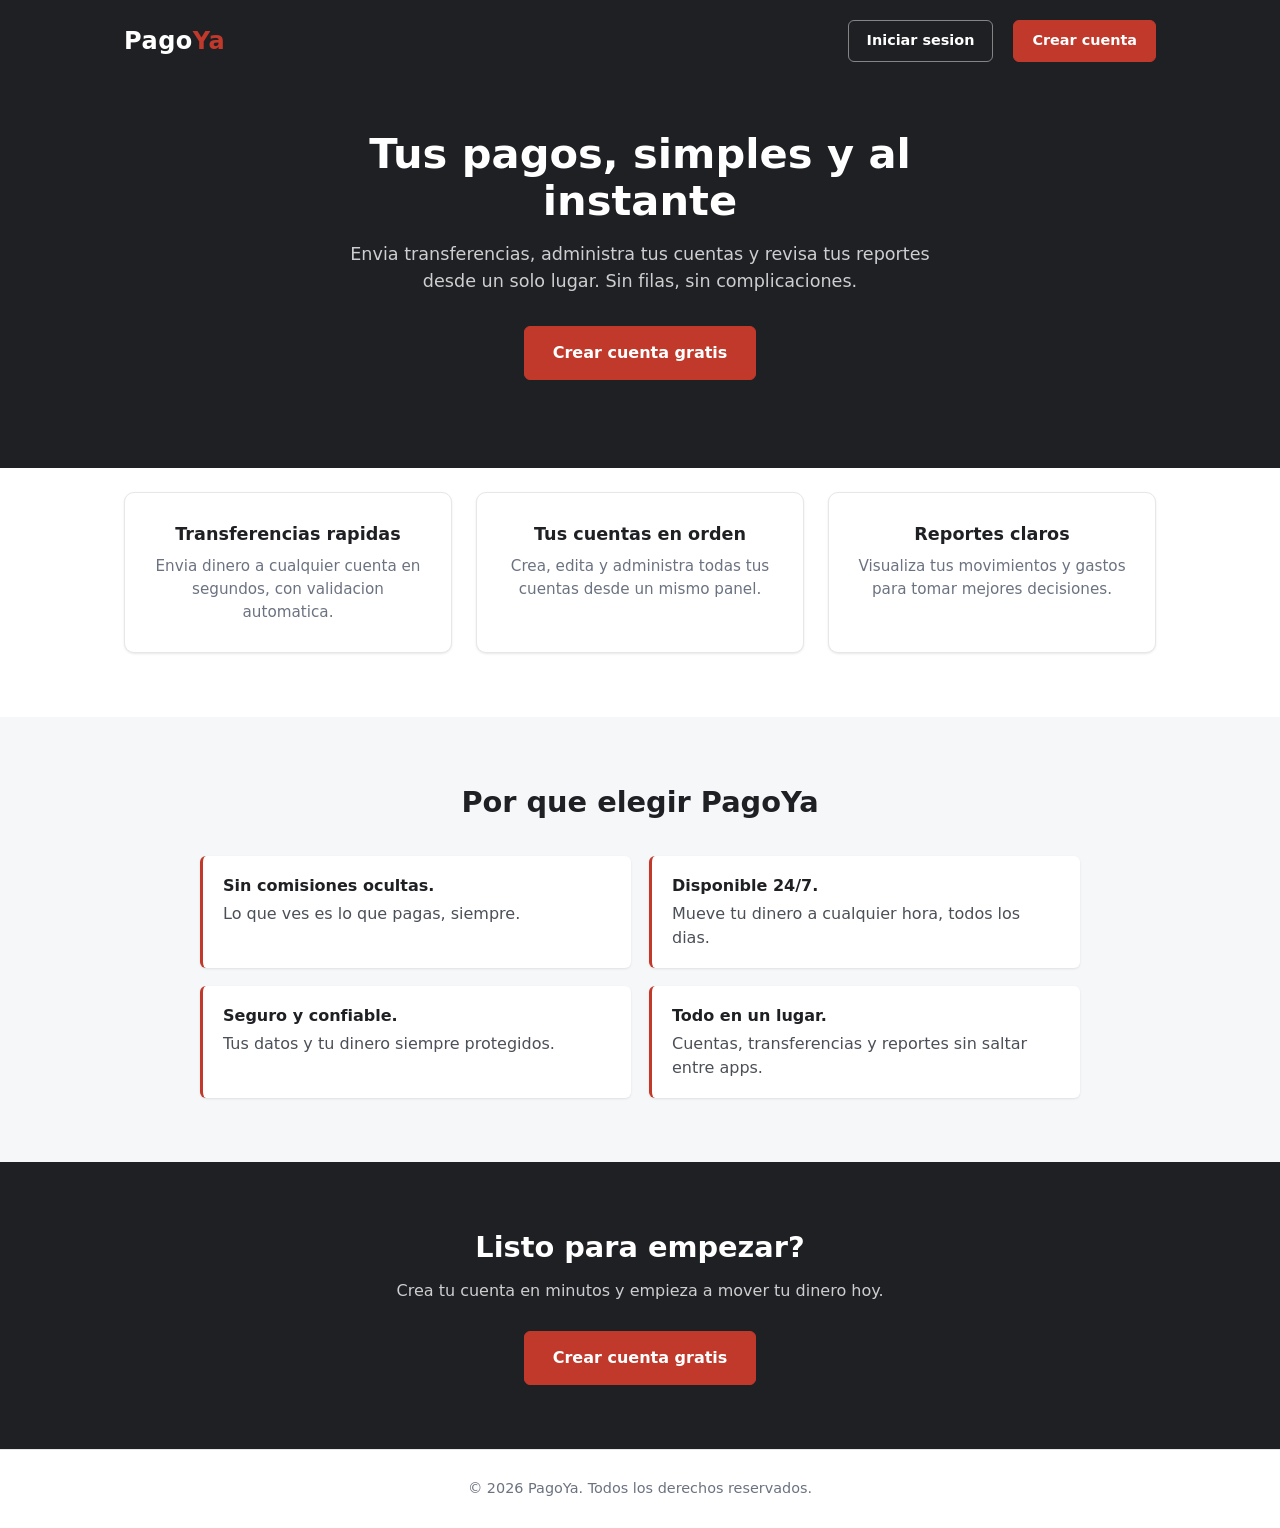
<file: index.html>
<!DOCTYPE html>
<html lang="es">
<head>
  <meta charset="UTF-8">
  <meta name="viewport" content="width=device-width, initial-scale=1">
  <title>PagoYa - Tu plataforma de pagos</title>
  <link rel="stylesheet" href="css/style.css">
</head>
<body class="landing-body">

  <!-- Bloque superior oscuro: barra + hero juntos -->
  <header class="landing-top">
    <nav class="landing-nav">
      <div class="landing-brand">Pago<span>Ya</span></div>
      <div class="landing-menu">
        <a href="pages/auth/login.html" class="btn btn-outline">Iniciar sesion</a>
        <a href="pages/auth/register.html" class="btn">Crear cuenta</a>
      </div>
    </nav>

    <div class="hero">
      <h1 class="hero-title">Tus pagos, simples y al instante</h1>
      <p class="hero-subtitle">
        Envia transferencias, administra tus cuentas y revisa tus reportes
        desde un solo lugar. Sin filas, sin complicaciones.
      </p>
      <div class="hero-cta">
        <a href="pages/auth/register.html" class="btn btn-grande">Crear cuenta gratis</a>
      </div>
    </div>
  </header>

  <!-- Caracteristicas -->
  <section class="features">
    <article class="feature">
      <h3>Transferencias rapidas</h3>
      <p>Envia dinero a cualquier cuenta en segundos, con validacion automatica.</p>
    </article>
    <article class="feature">
      <h3>Tus cuentas en orden</h3>
      <p>Crea, edita y administra todas tus cuentas desde un mismo panel.</p>
    </article>
    <article class="feature">
      <h3>Reportes claros</h3>
      <p>Visualiza tus movimientos y gastos para tomar mejores decisiones.</p>
    </article>
  </section>

  <!-- Beneficios -->
  <section class="benefits">
    <h2 class="benefits-title">Por que elegir PagoYa</h2>
    <ul class="benefits-list">
      <li><strong>Sin comisiones ocultas.</strong> Lo que ves es lo que pagas, siempre.</li>
      <li><strong>Disponible 24/7.</strong> Mueve tu dinero a cualquier hora, todos los dias.</li>
      <li><strong>Seguro y confiable.</strong> Tus datos y tu dinero siempre protegidos.</li>
      <li><strong>Todo en un lugar.</strong> Cuentas, transferencias y reportes sin saltar entre apps.</li>
    </ul>
  </section>

  <!-- Llamado final a la accion -->
  <section class="cta-final">
    <h2>Listo para empezar?</h2>
    <p>Crea tu cuenta en minutos y empieza a mover tu dinero hoy.</p>
    <a href="pages/auth/register.html" class="btn btn-grande">Crear cuenta gratis</a>
  </section>

  <footer class="landing-footer">
    © 2026 PagoYa. Todos los derechos reservados.
  </footer>

</body>
</html>
</file>
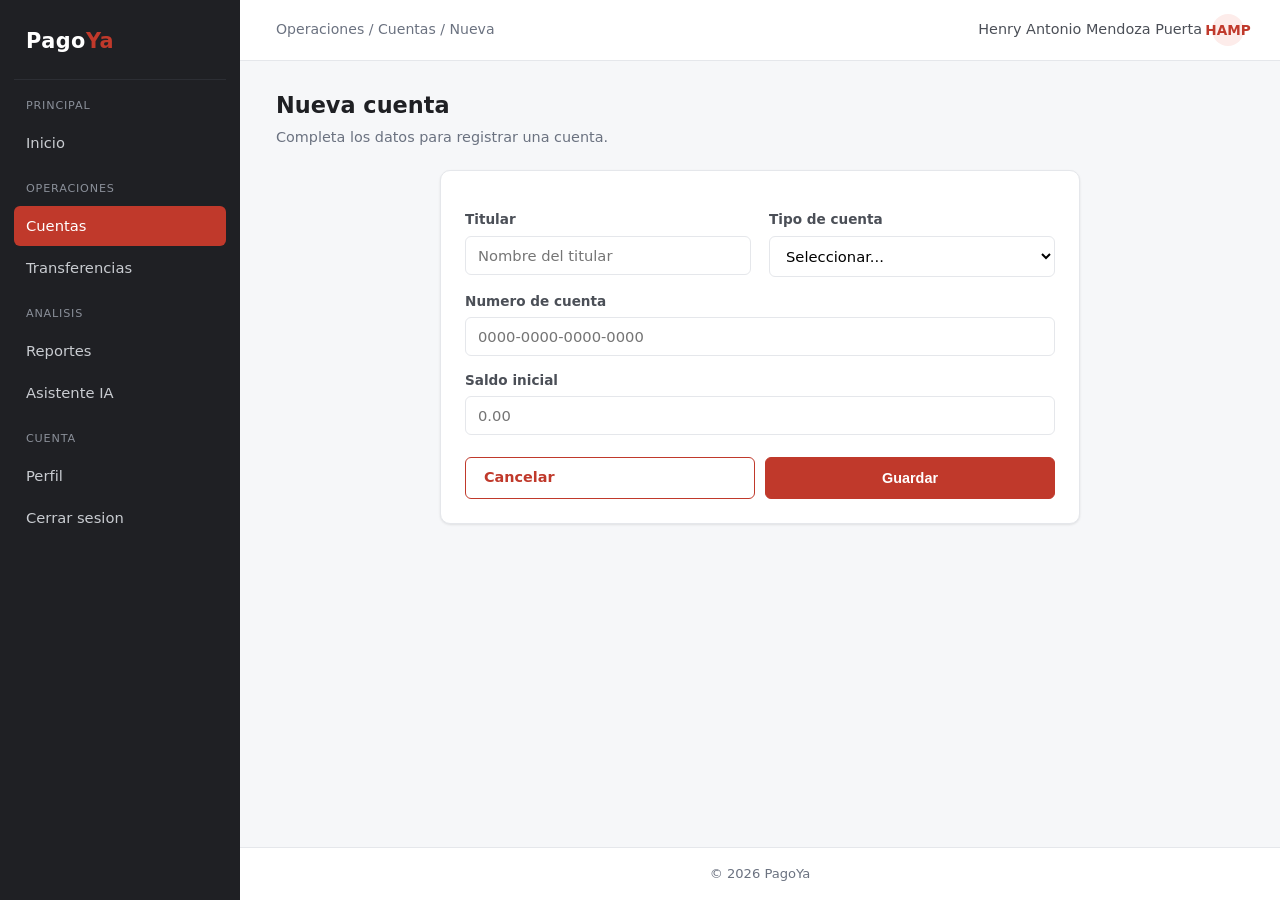
<file: pages/account/form.html>
<!DOCTYPE html>
<html lang="es">
<head>
  <meta charset="UTF-8">
  <meta name="viewport" content="width=device-width, initial-scale=1">
  <title>PagoYa - Nueva cuenta</title>
  <link rel="stylesheet" href="../../css/style.css">
  <script type="module" src="../../js/account/account.js"></script>
</head>
<body class="app-body">

  <!-- responsive design: menu hamburguesa (visible solo en movil) -->
  <input type="checkbox" id="nav-toggle" class="nav-toggle" hidden>
  <label for="nav-toggle" class="nav-toggle-btn">☰</label>

  <aside class="sidebar">
    <div class="brand">Pago<span>Ya</span></div>
    <nav>
      <div class="nav-section">
        <span class="nav-section-title">Principal</span>
        <a href="../dashboard/dashboard.html" class="nav-link">Inicio</a>
      </div>
      <div class="nav-section">
        <span class="nav-section-title">Operaciones</span>
        <a href="list.html" class="nav-link active">Cuentas</a>
        <a href="../transfer/list.html" class="nav-link">Transferencias</a>
      </div>
      <div class="nav-section">
        <span class="nav-section-title">Analisis</span>
        <a href="../reports/reports.html" class="nav-link">Reportes</a>
        <a href="../assistant/assistant.html" class="nav-link">Asistente IA</a>
      </div>
      <div class="nav-section">
        <span class="nav-section-title">Cuenta</span>
        <a href="../profile/profile.html" class="nav-link">Perfil</a>
        <a href="../../index.html" class="nav-link">Cerrar sesion</a>
      </div>
    </nav>
  </aside>

  <div class="layout">

    <header class="topbar">
      <span class="crumb">Operaciones / Cuentas / Nueva</span>
      <div class="user">
        <span>Henry Antonio Mendoza Puerta</span>
        <span class="avatar">HAMP</span>
      </div>
    </header>

    <main>

      <div class="page-head">
        <h1 class="page-title">Nueva cuenta</h1>
        <p class="page-subtitle">Completa los datos para registrar una cuenta.</p>
      </div>

      <section class="panel panel-narrow">
        <form>
          <p class="form-mensaje" hidden></p>
          <div class="form-grid">
            <div>
              <label for="titular">Titular</label>
              <input type="text" id="titular" placeholder="Nombre del titular" required>
            </div>
            <div>
              <label for="tipo">Tipo de cuenta</label>
              <select id="tipo" required>
                <option value="">Seleccionar...</option>
                <option>Ahorro</option>
                <option>Corriente</option>
              </select>
            </div>
            <div class="full">
              <label for="numero">Numero de cuenta</label>
              <input type="text" id="numero" placeholder="0000-0000-0000-0000" required>
            </div>
            <div class="full">
              <label for="saldo">Saldo inicial</label>
              <input type="number" id="saldo" placeholder="0.00" min="0" step="0.01" required>
            </div>
          </div>

          <div class="form-actions">
            <a href="list.html" class="btn btn-secundario">Cancelar</a>
            <button type="submit" class="btn">Guardar</button>
          </div>
        </form>
      </section>

    </main>

    <footer>© 2026 PagoYa</footer>

  </div>

</body>
</html>
</file>
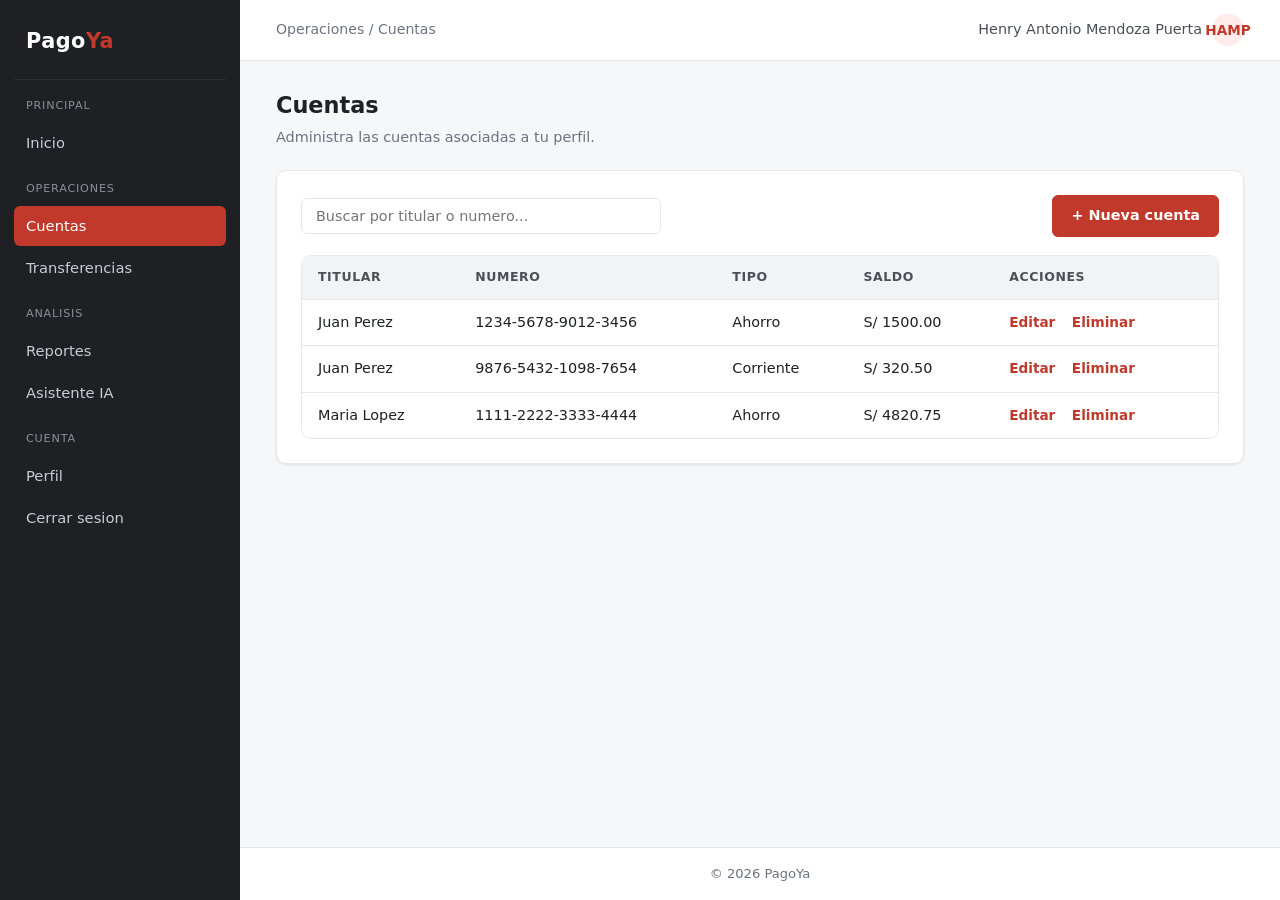
<file: pages/account/list.html>
<!DOCTYPE html>
<html lang="es">
<head>
  <meta charset="UTF-8">
  <meta name="viewport" content="width=device-width, initial-scale=1">
  <title>PagoYa - Cuentas</title>
  <link rel="stylesheet" href="../../css/style.css">
  <script type="module" src="../../js/account/account.js"></script>
</head>
<body class="app-body">

  <!-- responsive design: menu hamburguesa (visible solo en movil) -->
  <input type="checkbox" id="nav-toggle" class="nav-toggle" hidden>
  <label for="nav-toggle" class="nav-toggle-btn">☰</label>

  <aside class="sidebar">
    <div class="brand">Pago<span>Ya</span></div>
    <nav>
      <div class="nav-section">
        <span class="nav-section-title">Principal</span>
        <a href="../dashboard/dashboard.html" class="nav-link">Inicio</a>
      </div>
      <div class="nav-section">
        <span class="nav-section-title">Operaciones</span>
        <a href="list.html" class="nav-link active">Cuentas</a>
        <a href="../transfer/list.html" class="nav-link">Transferencias</a>
      </div>
      <div class="nav-section">
        <span class="nav-section-title">Analisis</span>
        <a href="../reports/reports.html" class="nav-link">Reportes</a>
        <a href="../assistant/assistant.html" class="nav-link">Asistente IA</a>
      </div>
      <div class="nav-section">
        <span class="nav-section-title">Cuenta</span>
        <a href="../profile/profile.html" class="nav-link">Perfil</a>
        <a href="../../index.html" class="nav-link">Cerrar sesion</a>
      </div>
    </nav>
  </aside>

  <div class="layout">

    <header class="topbar">
      <span class="crumb">Operaciones / Cuentas</span>
      <div class="user">
        <span>Henry Antonio Mendoza Puerta</span>
        <span class="avatar">HAMP</span>
      </div>
    </header>

    <main>

      <div class="page-head">
        <h1 class="page-title">Cuentas</h1>
        <p class="page-subtitle">Administra las cuentas asociadas a tu perfil.</p>
      </div>

      <section class="panel">
        <div class="toolbar">
          <input type="search" class="filtro" placeholder="Buscar por titular o numero...">
          <a href="form.html" class="btn">+ Nueva cuenta</a>
        </div>

        <div class="tabla-wrap">
          <table>
            <thead>
              <tr>
                <th>Titular</th>
                <th>Numero</th>
                <th>Tipo</th>
                <th>Saldo</th>
                <th>Acciones</th>
              </tr>
            </thead>
            <tbody><!-- Lo llena account.js --></tbody>
          </table>
        </div>
      </section>

    </main>

    <footer>© 2026 PagoYa</footer>

  </div>

</body>
</html>
</file>
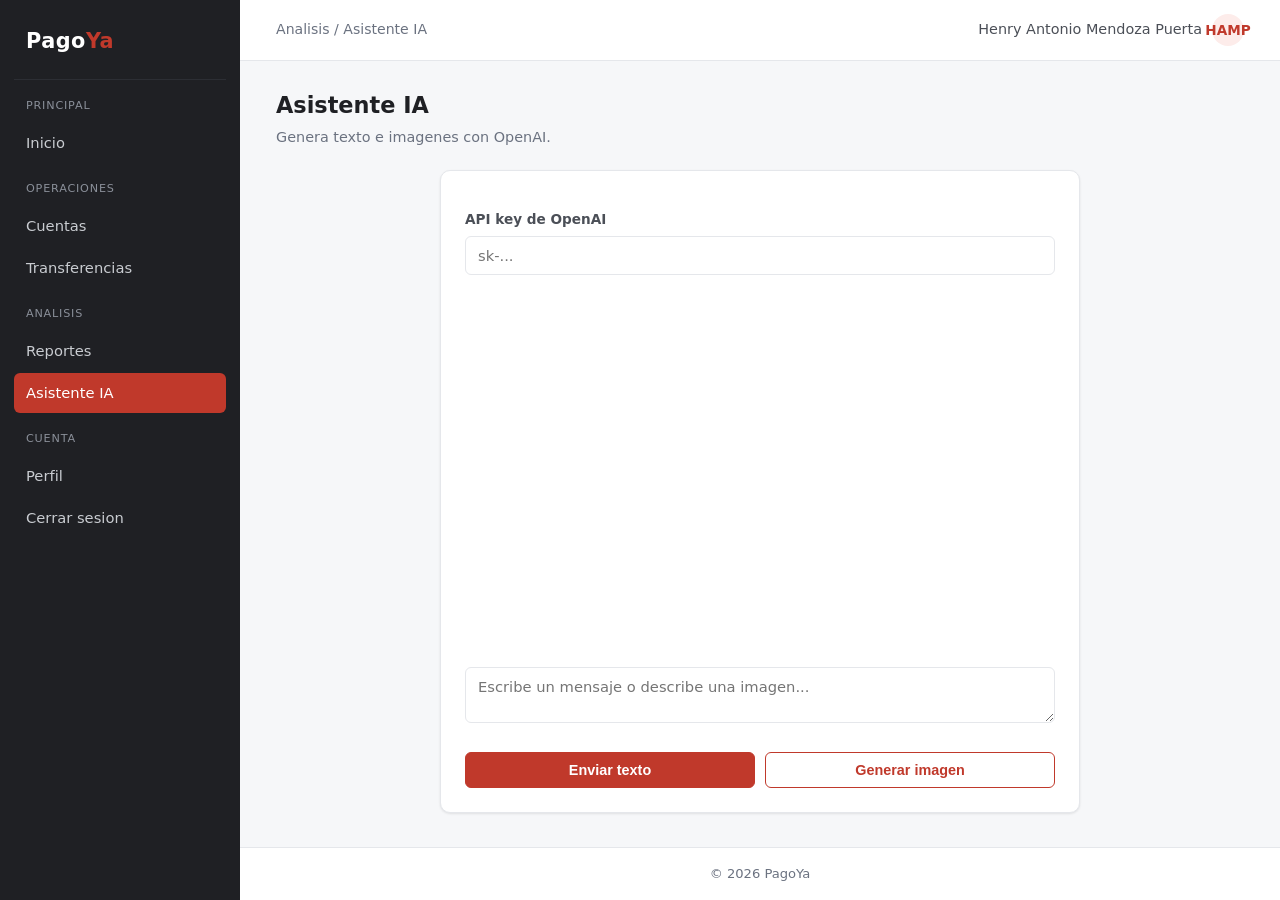
<file: pages/assistant/assistant.html>
<!DOCTYPE html>
<html lang="es">
<head>
  <meta charset="UTF-8">
  <meta name="viewport" content="width=device-width, initial-scale=1">
  <title>PagoYa - Asistente IA</title>
  <link rel="stylesheet" href="../../css/style.css">
</head>
<body class="app-body">

  <!-- responsive design: menu hamburguesa (visible solo en movil) -->
  <input type="checkbox" id="nav-toggle" class="nav-toggle" hidden>
  <label for="nav-toggle" class="nav-toggle-btn">☰</label>

  <aside class="sidebar">
    <div class="brand">Pago<span>Ya</span></div>
    <nav>
      <div class="nav-section">
        <span class="nav-section-title">Principal</span>
        <a href="../dashboard/dashboard.html" class="nav-link">Inicio</a>
      </div>
      <div class="nav-section">
        <span class="nav-section-title">Operaciones</span>
        <a href="../account/list.html" class="nav-link">Cuentas</a>
        <a href="../transfer/list.html" class="nav-link">Transferencias</a>
      </div>
      <div class="nav-section">
        <span class="nav-section-title">Analisis</span>
        <a href="../reports/reports.html" class="nav-link">Reportes</a>
        <a href="assistant.html" class="nav-link active">Asistente IA</a>
      </div>
      <div class="nav-section">
        <span class="nav-section-title">Cuenta</span>
        <a href="../profile/profile.html" class="nav-link">Perfil</a>
        <a href="../../index.html" class="nav-link">Cerrar sesion</a>
      </div>
    </nav>
  </aside>

  <div class="layout">

    <header class="topbar">
      <span class="crumb">Analisis / Asistente IA</span>
      <div class="user">
        <span>Henry Antonio Mendoza Puerta</span>
        <span class="avatar">HAMP</span>
      </div>
    </header>

    <main>

      <div class="page-head">
        <h1 class="page-title">Asistente IA</h1>
        <p class="page-subtitle">Genera texto e imagenes con OpenAI.</p>
      </div>

      <section class="panel panel-narrow">
        <!-- Sin backend, cada persona usa SU propia API key (se guarda solo
             en este navegador). En un sitio real iria en un servidor. -->
        <label for="apiKey">API key de OpenAI</label>
        <input type="password" id="apiKey" placeholder="sk-..." autocomplete="off">

        <!-- Aqui se van acumulando los mensajes y las imagenes. -->
        <div id="chat" class="chat"></div>

        <form id="formChat">
          <div class="form-mensaje" hidden></div>
          <textarea id="pregunta" rows="2" placeholder="Escribe un mensaje o describe una imagen..."></textarea>

          <div class="form-actions">
            <button type="submit" class="btn">Enviar texto</button>
            <button type="button" id="btnImagen" class="btn btn-secundario">Generar imagen</button>
          </div>
        </form>
      </section>

    </main>

    <footer>© 2026 PagoYa</footer>

  </div>

  <script type="module" src="../../js/assistant/assistant.js"></script>

</body>
</html>
</file>
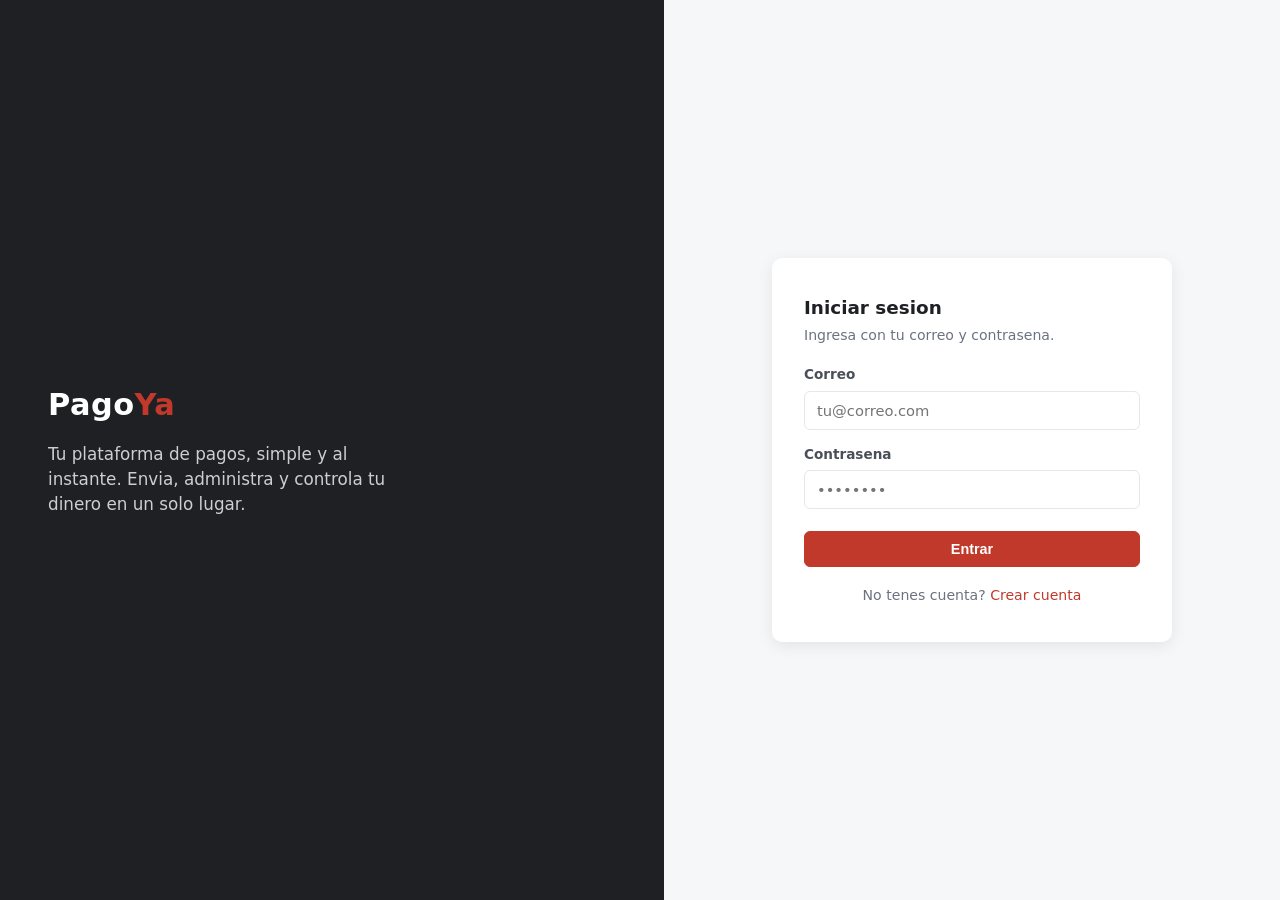
<file: pages/auth/login.html>
<!DOCTYPE html>
<html lang="es">
<head>
  <meta charset="UTF-8">
  <meta name="viewport" content="width=device-width, initial-scale=1">
  <title>PagoYa - Iniciar sesion</title>
  <link rel="stylesheet" href="../../css/style.css">
  <script type="module" src="../../js/auth/login.js"></script>
</head>
<body class="auth-body">

  <aside class="auth-side">
    <a href="../../index.html" class="auth-side-logo">Pago<span>Ya</span></a>
    <p class="auth-side-text">
      Tu plataforma de pagos, simple y al instante.
      Envia, administra y controla tu dinero en un solo lugar.
    </p>
  </aside>

  <main class="auth-main">
    <div class="auth-card">
      <form action="../dashboard/dashboard.html" method="get">
        <h2>Iniciar sesion</h2>
        <p class="subtitulo">Ingresa con tu correo y contrasena.</p>

        <p class="form-mensaje" hidden></p>

        <label for="email">Correo</label>
        <input type="email" id="email" placeholder="tu@correo.com" required>

        <label for="password">Contrasena</label>
        <input type="password" id="password" placeholder="••••••••" required>

        <div class="form-actions">
          <button type="submit" class="btn btn-block">Entrar</button>
        </div>

        <p class="form-foot">
          No tenes cuenta? <a href="register.html">Crear cuenta</a>
        </p>
      </form>
    </div>
  </main>

</body>
</html>
</file>
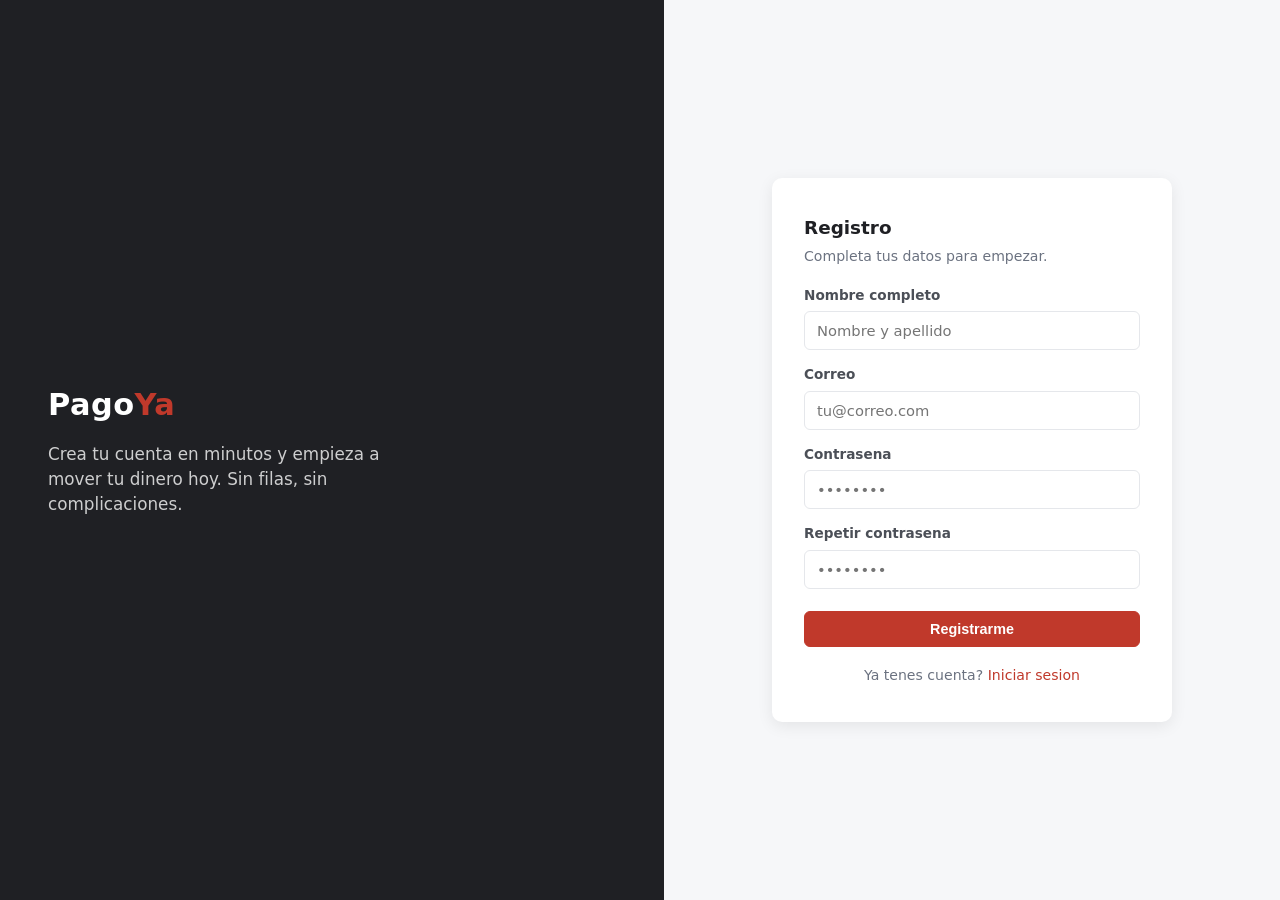
<file: pages/auth/register.html>
<!DOCTYPE html>
<html lang="es">
<head>
  <meta charset="UTF-8">
  <meta name="viewport" content="width=device-width, initial-scale=1">
  <title>PagoYa - Crear cuenta</title>
  <link rel="stylesheet" href="../../css/style.css">
  <script type="module" src="../../js/auth/register.js"></script>
</head>
<body class="auth-body">

  <aside class="auth-side">
    <a href="../../index.html" class="auth-side-logo">Pago<span>Ya</span></a>
    <p class="auth-side-text">
      Crea tu cuenta en minutos y empieza a mover tu dinero hoy.
      Sin filas, sin complicaciones.
    </p>
  </aside>

  <main class="auth-main">
    <div class="auth-card">
      <form action="../dashboard/dashboard.html" method="get">
        <h2>Registro</h2>
        <p class="subtitulo">Completa tus datos para empezar.</p>

        <p class="form-mensaje" hidden></p>

        <label for="nombre">Nombre completo</label>
        <input type="text" id="nombre" placeholder="Nombre y apellido" required>

        <label for="email">Correo</label>
        <input type="email" id="email" placeholder="tu@correo.com" required>

        <label for="password">Contrasena</label>
        <input type="password" id="password" placeholder="••••••••" required>

        <label for="password2">Repetir contrasena</label>
        <input type="password" id="password2" placeholder="••••••••" required>

        <div class="form-actions">
          <button type="submit" class="btn btn-block">Registrarme</button>
        </div>

        <p class="form-foot">
          Ya tenes cuenta? <a href="login.html">Iniciar sesion</a>
        </p>
      </form>
    </div>
  </main>

</body>
</html>
</file>
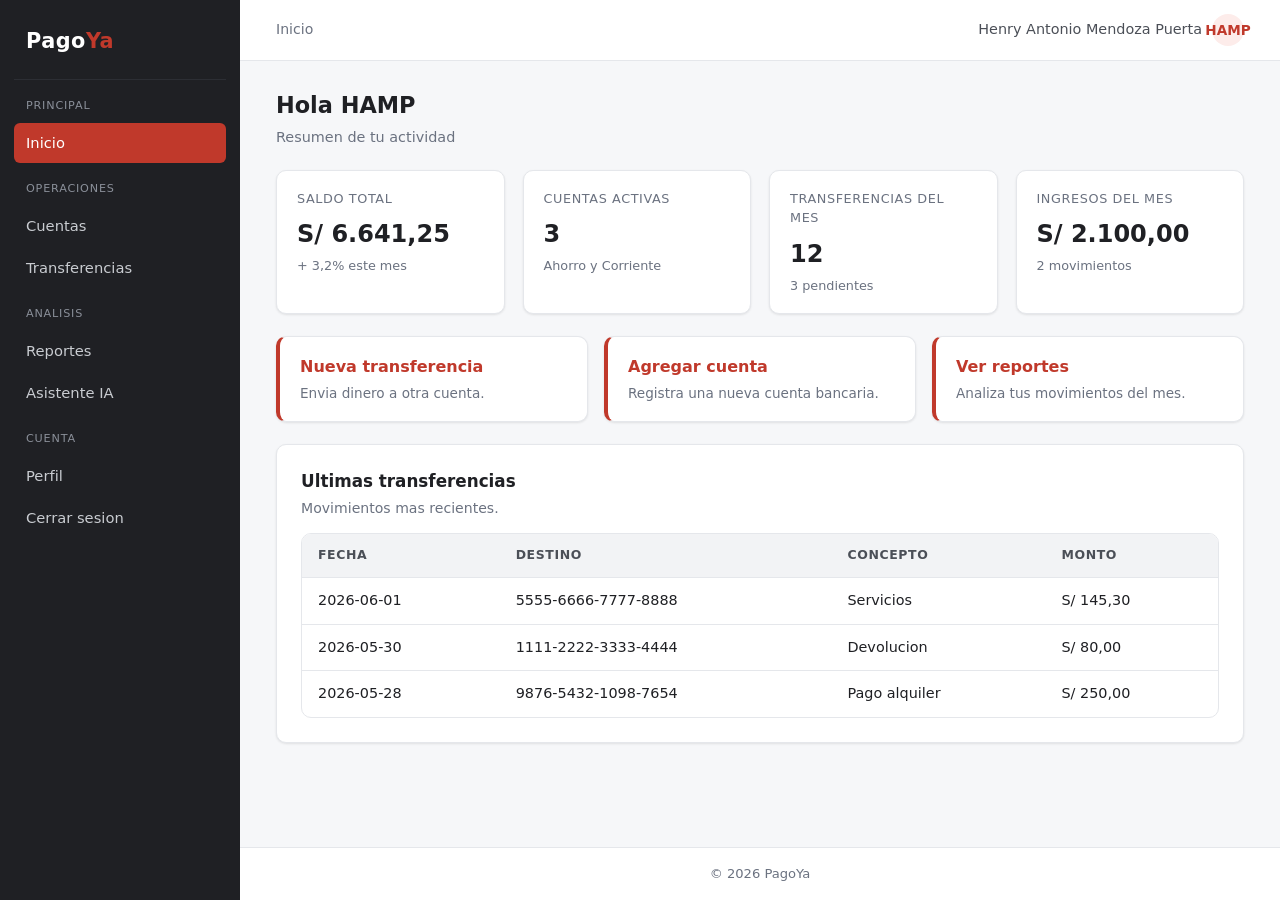
<file: pages/dashboard/dashboard.html>
<!DOCTYPE html>
<html lang="es">
<head>
  <meta charset="UTF-8">
  <meta name="viewport" content="width=device-width, initial-scale=1">
  <title>PagoYa - Inicio</title>
  <link rel="stylesheet" href="../../css/style.css">
</head>
<body class="app-body">

  <!-- responsive design: menu hamburguesa (visible solo en movil) -->
  <input type="checkbox" id="nav-toggle" class="nav-toggle" hidden>
  <label for="nav-toggle" class="nav-toggle-btn">☰</label>

  <aside class="sidebar">
    <div class="brand">Pago<span>Ya</span></div>
    <nav>
      <div class="nav-section">
        <span class="nav-section-title">Principal</span>
        <a href="dashboard.html" class="nav-link active">Inicio</a>
      </div>
      <div class="nav-section">
        <span class="nav-section-title">Operaciones</span>
        <a href="../account/list.html" class="nav-link">Cuentas</a>
        <a href="../transfer/list.html" class="nav-link">Transferencias</a>
      </div>
      <div class="nav-section">
        <span class="nav-section-title">Analisis</span>
        <a href="../reports/reports.html" class="nav-link">Reportes</a>
        <a href="../assistant/assistant.html" class="nav-link">Asistente IA</a>
      </div>
      <div class="nav-section">
        <span class="nav-section-title">Cuenta</span>
        <a href="../profile/profile.html" class="nav-link">Perfil</a>
        <a href="../../index.html" class="nav-link">Cerrar sesion</a>
      </div>
    </nav>
  </aside>

  <div class="layout">

    <header class="topbar">
      <span class="crumb">Inicio</span>
      <div class="user">
        <span>Henry Antonio Mendoza Puerta</span>
        <span class="avatar">HAMP</span>
      </div>
    </header>

    <main>

      <div class="page-head">
        <h1 class="page-title">Hola HAMP</h1>
        <p class="page-subtitle">Resumen de tu actividad</p>
      </div>

      <div class="stats">
        <div class="stat">
          <div class="label">Saldo total</div>
          <div class="value">S/ 6.641,25</div>
          <div class="delta">+ 3,2% este mes</div>
        </div>
        <div class="stat">
          <div class="label">Cuentas activas</div>
          <div class="value">3</div>
          <div class="delta">Ahorro y Corriente</div>
        </div>
        <div class="stat">
          <div class="label">Transferencias del mes</div>
          <div class="value">12</div>
          <div class="delta">3 pendientes</div>
        </div>
        <div class="stat">
          <div class="label">Ingresos del mes</div>
          <div class="value">S/ 2.100,00</div>
          <div class="delta">2 movimientos</div>
        </div>
      </div>

      <div class="quick-actions">
        <a href="../transfer/form.html" class="quick">
          <h3>Nueva transferencia</h3>
          <p>Envia dinero a otra cuenta.</p>
        </a>
        <a href="../account/form.html" class="quick">
          <h3>Agregar cuenta</h3>
          <p>Registra una nueva cuenta bancaria.</p>
        </a>
        <a href="../reports/reports.html" class="quick">
          <h3>Ver reportes</h3>
          <p>Analiza tus movimientos del mes.</p>
        </a>
      </div>

      <section class="panel">
        <h2 class="panel-title">Ultimas transferencias</h2>
        <p class="panel-subtitle">Movimientos mas recientes.</p>
        <div class="tabla-wrap">
          <table>
            <thead>
              <tr>
                <th>Fecha</th>
                <th>Destino</th>
                <th>Concepto</th>
                <th>Monto</th>
              </tr>
            </thead>
            <tbody>
              <tr>
                <td>2026-06-01</td>
                <td>5555-6666-7777-8888</td>
                <td>Servicios</td>
                <td>S/ 145,30</td>
              </tr>
              <tr>
                <td>2026-05-30</td>
                <td>1111-2222-3333-4444</td>
                <td>Devolucion</td>
                <td>S/ 80,00</td>
              </tr>
              <tr>
                <td>2026-05-28</td>
                <td>9876-5432-1098-7654</td>
                <td>Pago alquiler</td>
                <td>S/ 250,00</td>
              </tr>
            </tbody>
          </table>
        </div>
      </section>

    </main>

    <footer>© 2026 PagoYa</footer>

  </div>

</body>
</html>
</file>
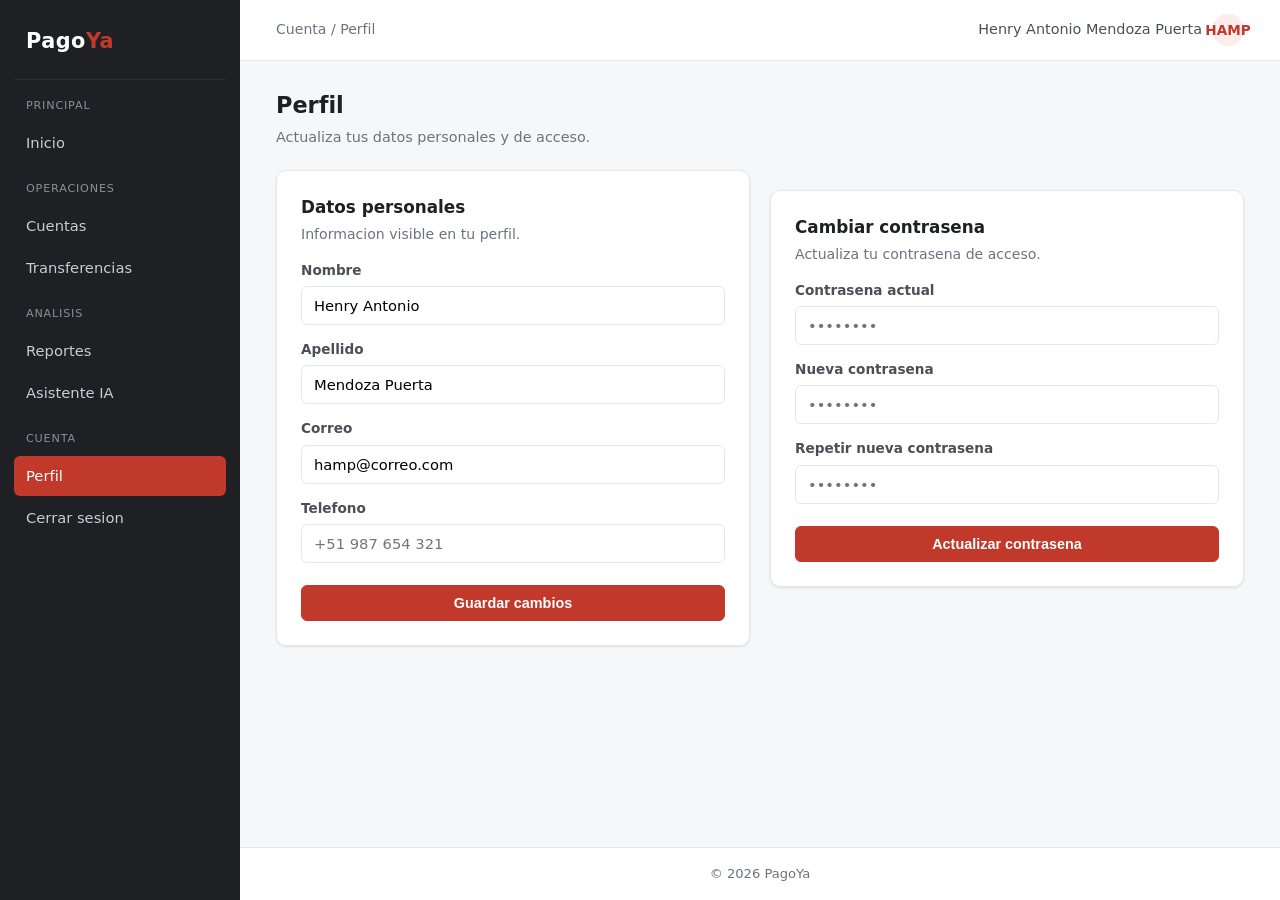
<file: pages/profile/profile.html>
<!DOCTYPE html>
<html lang="es">
<head>
  <meta charset="UTF-8">
  <meta name="viewport" content="width=device-width, initial-scale=1">
  <title>PagoYa - Perfil</title>
  <link rel="stylesheet" href="../../css/style.css">
  <script type="module" src="../../js/profile/profile.js"></script>
</head>
<body class="app-body">

  <!-- responsive design: menu hamburguesa (visible solo en movil) -->
  <input type="checkbox" id="nav-toggle" class="nav-toggle" hidden>
  <label for="nav-toggle" class="nav-toggle-btn">☰</label>

  <aside class="sidebar">
    <div class="brand">Pago<span>Ya</span></div>
    <nav>
      <div class="nav-section">
        <span class="nav-section-title">Principal</span>
        <a href="../dashboard/dashboard.html" class="nav-link">Inicio</a>
      </div>
      <div class="nav-section">
        <span class="nav-section-title">Operaciones</span>
        <a href="../account/list.html" class="nav-link">Cuentas</a>
        <a href="../transfer/list.html" class="nav-link">Transferencias</a>
      </div>
      <div class="nav-section">
        <span class="nav-section-title">Analisis</span>
        <a href="../reports/reports.html" class="nav-link">Reportes</a>
        <a href="../assistant/assistant.html" class="nav-link">Asistente IA</a>
      </div>
      <div class="nav-section">
        <span class="nav-section-title">Cuenta</span>
        <a href="profile.html" class="nav-link active">Perfil</a>
        <a href="../../index.html" class="nav-link">Cerrar sesion</a>
      </div>
    </nav>
  </aside>

  <div class="layout">

    <header class="topbar">
      <span class="crumb">Cuenta / Perfil</span>
      <div class="user">
        <span>Henry Antonio Mendoza Puerta</span>
        <span class="avatar">HAMP</span>
      </div>
    </header>

    <main>

      <div class="page-head">
        <h1 class="page-title">Perfil</h1>
        <p class="page-subtitle">Actualiza tus datos personales y de acceso.</p>
      </div>

      <div class="grid-2">

        <section class="panel">
          <h2 class="panel-title">Datos personales</h2>
          <p class="panel-subtitle">Informacion visible en tu perfil.</p>
          <form>
            <p class="form-mensaje" hidden></p>
            <label for="nombre">Nombre</label>
            <input type="text" id="nombre" value="Henry Antonio">

            <label for="apellido">Apellido</label>
            <input type="text" id="apellido" value="Mendoza Puerta">

            <label for="email">Correo</label>
            <input type="email" id="email" value="hamp@correo.com">

            <label for="telefono">Telefono</label>
            <input type="text" id="telefono" placeholder="+51 987 654 321">

            <div class="form-actions">
              <button type="submit" class="btn">Guardar cambios</button>
            </div>
          </form>
        </section>

        <section class="panel">
          <h2 class="panel-title">Cambiar contrasena</h2>
          <p class="panel-subtitle">Actualiza tu contrasena de acceso.</p>
          <form>
            <p class="form-mensaje" hidden></p>
            <label for="actual">Contrasena actual</label>
            <input type="password" id="actual" placeholder="••••••••">

            <label for="nueva">Nueva contrasena</label>
            <input type="password" id="nueva" placeholder="••••••••">

            <label for="repetir">Repetir nueva contrasena</label>
            <input type="password" id="repetir" placeholder="••••••••">

            <div class="form-actions">
              <button type="submit" class="btn">Actualizar contrasena</button>
            </div>
          </form>
        </section>

      </div>

    </main>

    <footer>© 2026 PagoYa</footer>

  </div>

</body>
</html>
</file>
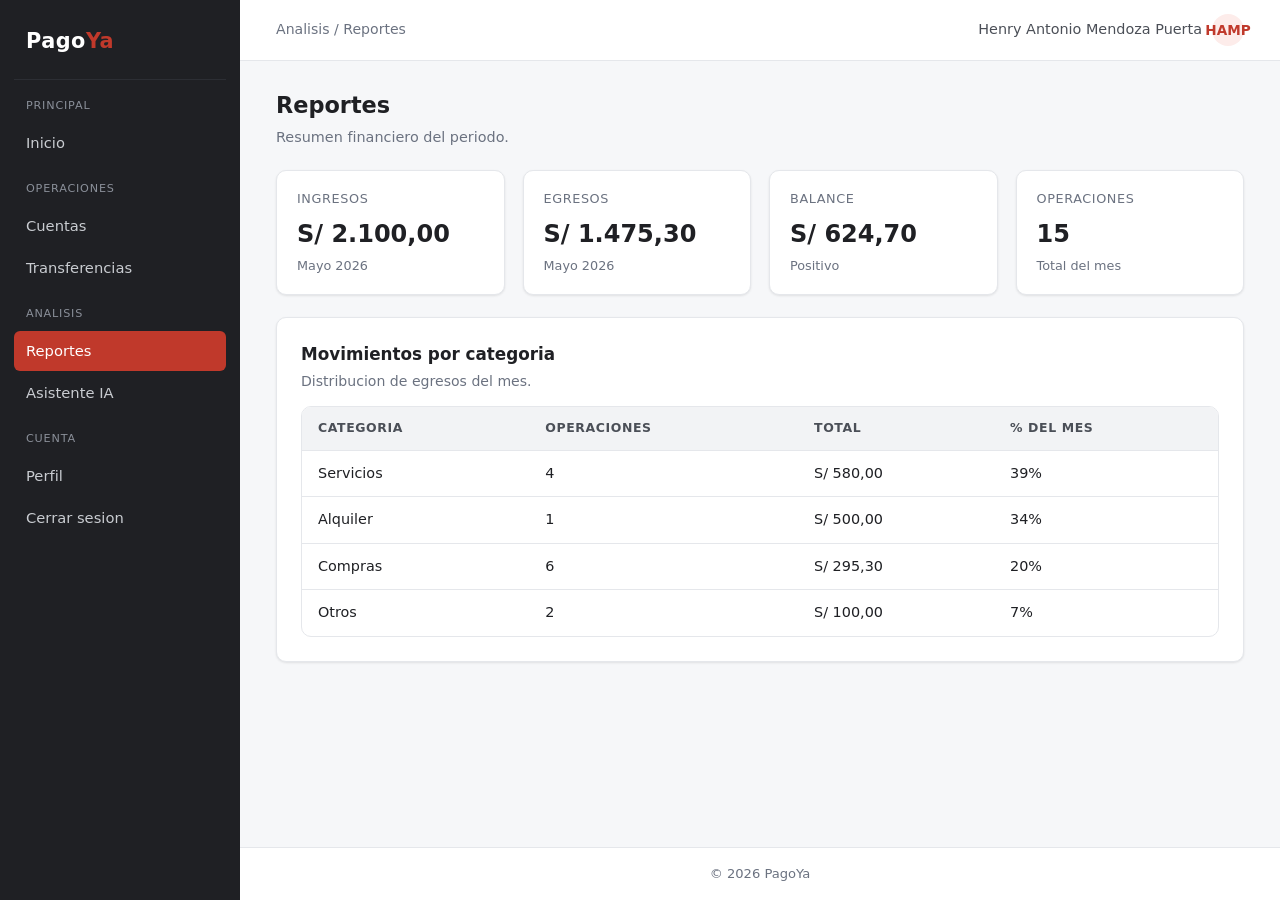
<file: pages/reports/reports.html>
<!DOCTYPE html>
<html lang="es">
<head>
  <meta charset="UTF-8">
  <meta name="viewport" content="width=device-width, initial-scale=1">
  <title>PagoYa - Reportes</title>
  <link rel="stylesheet" href="../../css/style.css">
</head>
<body class="app-body">

  <!-- responsive design: menu hamburguesa (visible solo en movil) -->
  <input type="checkbox" id="nav-toggle" class="nav-toggle" hidden>
  <label for="nav-toggle" class="nav-toggle-btn">☰</label>

  <aside class="sidebar">
    <div class="brand">Pago<span>Ya</span></div>
    <nav>
      <div class="nav-section">
        <span class="nav-section-title">Principal</span>
        <a href="../dashboard/dashboard.html" class="nav-link">Inicio</a>
      </div>
      <div class="nav-section">
        <span class="nav-section-title">Operaciones</span>
        <a href="../account/list.html" class="nav-link">Cuentas</a>
        <a href="../transfer/list.html" class="nav-link">Transferencias</a>
      </div>
      <div class="nav-section">
        <span class="nav-section-title">Analisis</span>
        <a href="reports.html" class="nav-link active">Reportes</a>
        <a href="../assistant/assistant.html" class="nav-link">Asistente IA</a>
      </div>
      <div class="nav-section">
        <span class="nav-section-title">Cuenta</span>
        <a href="../profile/profile.html" class="nav-link">Perfil</a>
        <a href="../../index.html" class="nav-link">Cerrar sesion</a>
      </div>
    </nav>
  </aside>

  <div class="layout">

    <header class="topbar">
      <span class="crumb">Analisis / Reportes</span>
      <div class="user">
        <span>Henry Antonio Mendoza Puerta</span>
        <span class="avatar">HAMP</span>
      </div>
    </header>

    <main>

      <div class="page-head">
        <h1 class="page-title">Reportes</h1>
        <p class="page-subtitle">Resumen financiero del periodo.</p>
      </div>

      <div class="stats">
        <div class="stat">
          <div class="label">Ingresos</div>
          <div class="value">S/ 2.100,00</div>
          <div class="delta">Mayo 2026</div>
        </div>
        <div class="stat">
          <div class="label">Egresos</div>
          <div class="value">S/ 1.475,30</div>
          <div class="delta">Mayo 2026</div>
        </div>
        <div class="stat">
          <div class="label">Balance</div>
          <div class="value">S/ 624,70</div>
          <div class="delta">Positivo</div>
        </div>
        <div class="stat">
          <div class="label">Operaciones</div>
          <div class="value">15</div>
          <div class="delta">Total del mes</div>
        </div>
      </div>

      <section class="panel">
        <h2 class="panel-title">Movimientos por categoria</h2>
        <p class="panel-subtitle">Distribucion de egresos del mes.</p>
        <div class="tabla-wrap">
          <table>
            <thead>
              <tr>
                <th>Categoria</th>
                <th>Operaciones</th>
                <th>Total</th>
                <th>% del mes</th>
              </tr>
            </thead>
            <tbody>
              <tr><td>Servicios</td><td>4</td><td>S/ 580,00</td><td>39%</td></tr>
              <tr><td>Alquiler</td><td>1</td><td>S/ 500,00</td><td>34%</td></tr>
              <tr><td>Compras</td><td>6</td><td>S/ 295,30</td><td>20%</td></tr>
              <tr><td>Otros</td><td>2</td><td>S/ 100,00</td><td>7%</td></tr>
            </tbody>
          </table>
        </div>
      </section>

    </main>

    <footer>© 2026 PagoYa</footer>

  </div>

</body>
</html>
</file>
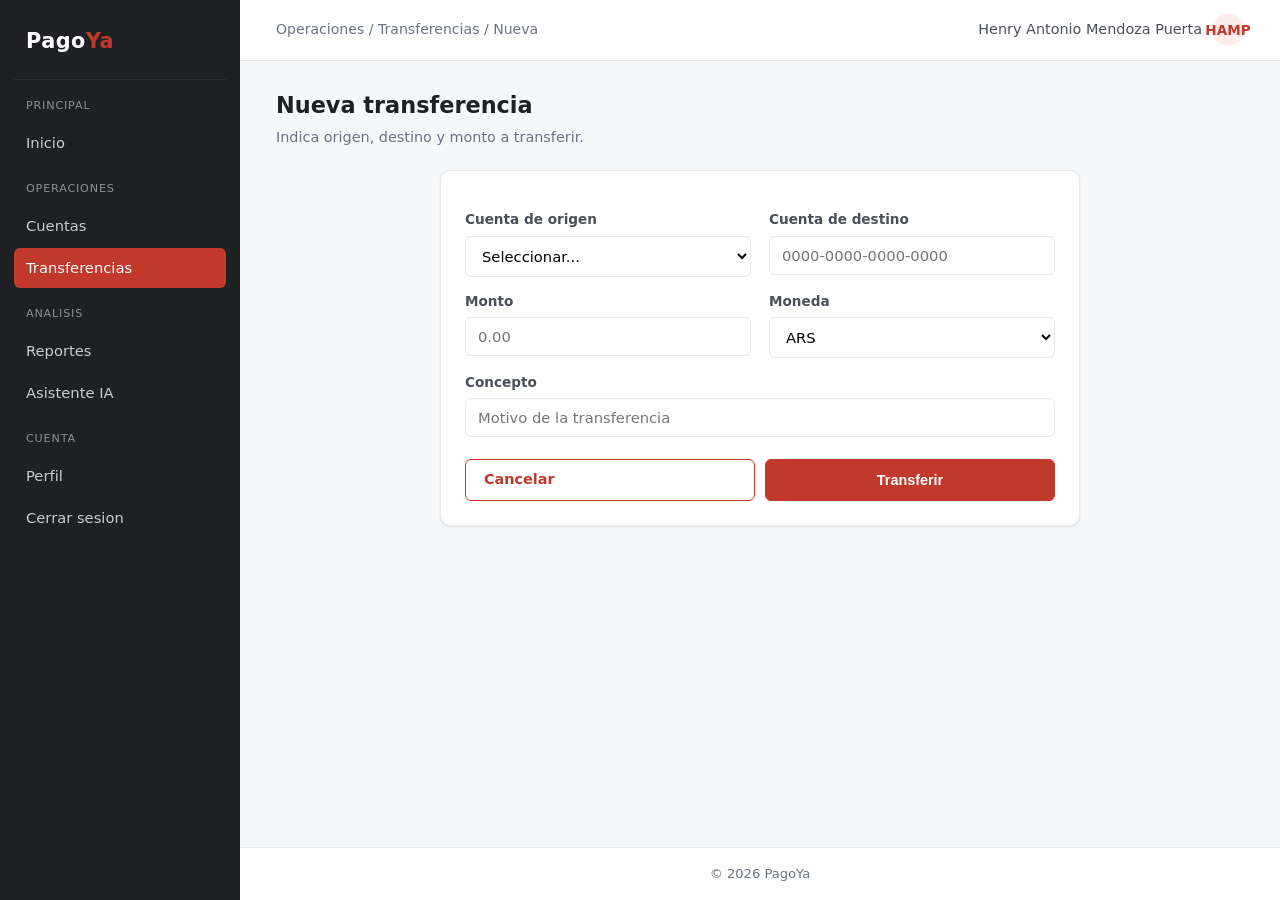
<file: pages/transfer/form.html>
<!DOCTYPE html>
<html lang="es">
<head>
  <meta charset="UTF-8">
  <meta name="viewport" content="width=device-width, initial-scale=1">
  <title>PagoYa - Nueva transferencia</title>
  <link rel="stylesheet" href="../../css/style.css">
  <script type="module" src="../../js/transfer/transfer.js"></script>
</head>
<body class="app-body">

  <!-- responsive design: menu hamburguesa (visible solo en movil) -->
  <input type="checkbox" id="nav-toggle" class="nav-toggle" hidden>
  <label for="nav-toggle" class="nav-toggle-btn">☰</label>

  <aside class="sidebar">
    <div class="brand">Pago<span>Ya</span></div>
    <nav>
      <div class="nav-section">
        <span class="nav-section-title">Principal</span>
        <a href="../dashboard/dashboard.html" class="nav-link">Inicio</a>
      </div>
      <div class="nav-section">
        <span class="nav-section-title">Operaciones</span>
        <a href="../account/list.html" class="nav-link">Cuentas</a>
        <a href="list.html" class="nav-link active">Transferencias</a>
      </div>
      <div class="nav-section">
        <span class="nav-section-title">Analisis</span>
        <a href="../reports/reports.html" class="nav-link">Reportes</a>
        <a href="../assistant/assistant.html" class="nav-link">Asistente IA</a>
      </div>
      <div class="nav-section">
        <span class="nav-section-title">Cuenta</span>
        <a href="../profile/profile.html" class="nav-link">Perfil</a>
        <a href="../../index.html" class="nav-link">Cerrar sesion</a>
      </div>
    </nav>
  </aside>

  <div class="layout">

    <header class="topbar">
      <span class="crumb">Operaciones / Transferencias / Nueva</span>
      <div class="user">
        <span>Henry Antonio Mendoza Puerta</span>
        <span class="avatar">HAMP</span>
      </div>
    </header>

    <main>

      <div class="page-head">
        <h1 class="page-title">Nueva transferencia</h1>
        <p class="page-subtitle">Indica origen, destino y monto a transferir.</p>
      </div>

      <section class="panel panel-narrow">
        <form>
          <p class="form-mensaje" hidden></p>
          <div class="form-grid">
            <div>
              <label for="origen">Cuenta de origen</label>
              <select id="origen" required>
                <option value="">Seleccionar...</option>
                <option>1234-5678-9012-3456 (Ahorro)</option>
                <option>9876-5432-1098-7654 (Corriente)</option>
              </select>
            </div>
            <div>
              <label for="destino">Cuenta de destino</label>
              <input type="text" id="destino" placeholder="0000-0000-0000-0000" required>
            </div>
            <div>
              <label for="monto">Monto</label>
              <input type="number" id="monto" placeholder="0.00" min="0.01" step="0.01" required>
            </div>
            <div>
              <label for="moneda">Moneda</label>
              <select id="moneda">
                <option>ARS</option>
                <option>USD</option>
              </select>
            </div>
            <div class="full">
              <label for="concepto">Concepto</label>
              <input type="text" id="concepto" placeholder="Motivo de la transferencia">
            </div>
          </div>

          <div class="form-actions">
            <a href="list.html" class="btn btn-secundario">Cancelar</a>
            <button type="submit" class="btn">Transferir</button>
          </div>
        </form>
      </section>

    </main>

    <footer>© 2026 PagoYa</footer>

  </div>

</body>
</html>
</file>
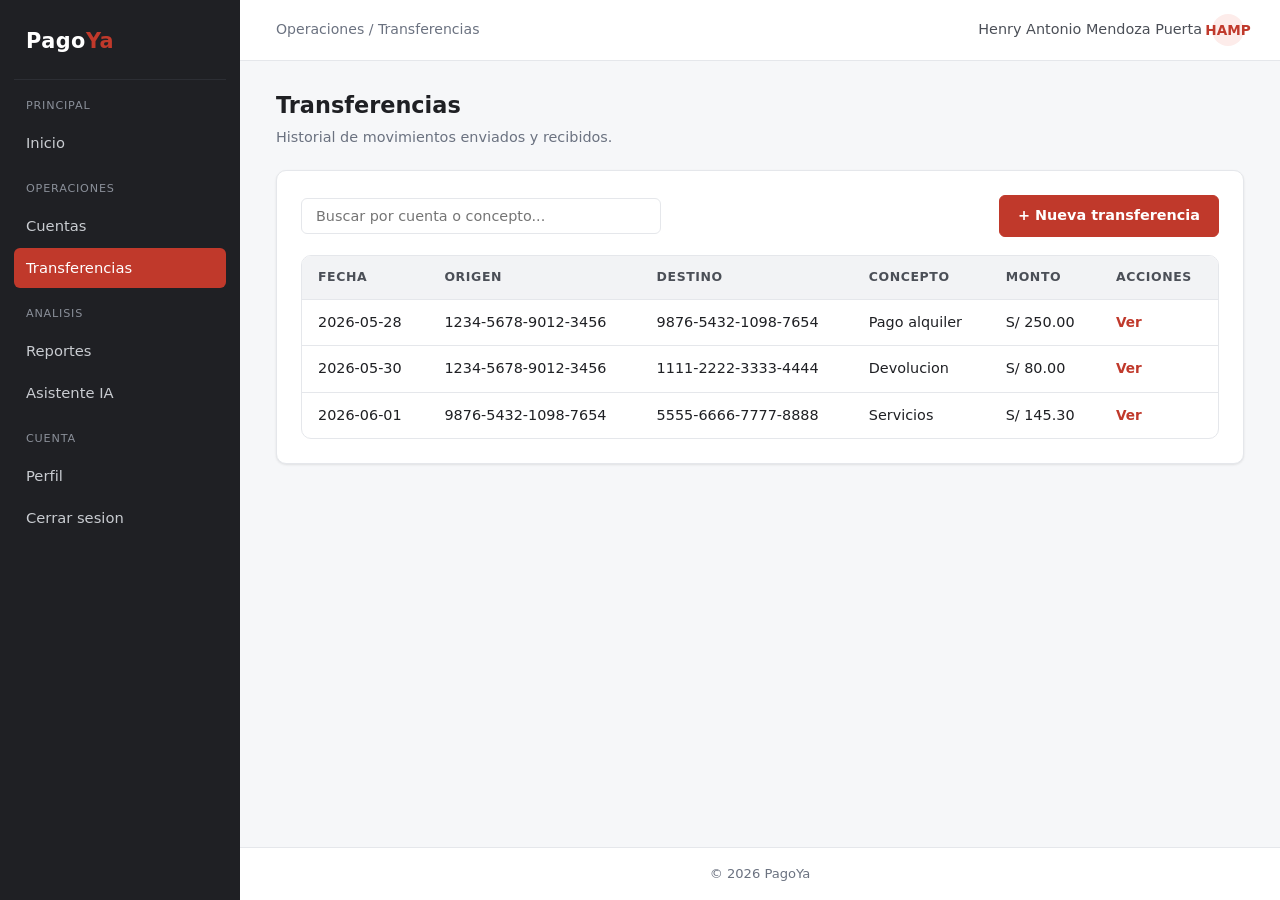
<file: pages/transfer/list.html>
<!DOCTYPE html>
<html lang="es">
<head>
  <meta charset="UTF-8">
  <meta name="viewport" content="width=device-width, initial-scale=1">
  <title>PagoYa - Transferencias</title>
  <link rel="stylesheet" href="../../css/style.css">
  <script type="module" src="../../js/transfer/transfer.js"></script>
</head>
<body class="app-body">

  <!-- responsive design: menu hamburguesa (visible solo en movil) -->
  <input type="checkbox" id="nav-toggle" class="nav-toggle" hidden>
  <label for="nav-toggle" class="nav-toggle-btn">☰</label>

  <aside class="sidebar">
    <div class="brand">Pago<span>Ya</span></div>
    <nav>
      <div class="nav-section">
        <span class="nav-section-title">Principal</span>
        <a href="../dashboard/dashboard.html" class="nav-link">Inicio</a>
      </div>
      <div class="nav-section">
        <span class="nav-section-title">Operaciones</span>
        <a href="../account/list.html" class="nav-link">Cuentas</a>
        <a href="list.html" class="nav-link active">Transferencias</a>
      </div>
      <div class="nav-section">
        <span class="nav-section-title">Analisis</span>
        <a href="../reports/reports.html" class="nav-link">Reportes</a>
        <a href="../assistant/assistant.html" class="nav-link">Asistente IA</a>
      </div>
      <div class="nav-section">
        <span class="nav-section-title">Cuenta</span>
        <a href="../profile/profile.html" class="nav-link">Perfil</a>
        <a href="../../index.html" class="nav-link">Cerrar sesion</a>
      </div>
    </nav>
  </aside>

  <div class="layout">

    <header class="topbar">
      <span class="crumb">Operaciones / Transferencias</span>
      <div class="user">
        <span>Henry Antonio Mendoza Puerta</span>
        <span class="avatar">HAMP</span>
      </div>
    </header>

    <main>

      <div class="page-head">
        <h1 class="page-title">Transferencias</h1>
        <p class="page-subtitle">Historial de movimientos enviados y recibidos.</p>
      </div>

      <section class="panel">
        <div class="toolbar">
          <input type="search" class="filtro" placeholder="Buscar por cuenta o concepto...">
          <a href="form.html" class="btn">+ Nueva transferencia</a>
        </div>

        <div class="tabla-wrap">
          <table>
            <thead>
              <tr>
                <th>Fecha</th>
                <th>Origen</th>
                <th>Destino</th>
                <th>Concepto</th>
                <th>Monto</th>
                <th>Acciones</th>
              </tr>
            </thead>
            <tbody></tbody>
          </table>
        </div>
      </section>

    </main>

    <footer>© 2026 PagoYa</footer>

  </div>

</body>
</html>
</file>
<file: css/style.css>
/* PagoYa - hoja de estilos
   Orden: tokens, base, componentes reutilizables (botones, formularios,
   tablas), paginas (auth, landing, app) y responsive al final. */

/* ----- Tokens: colores, sombras y radios usados en todo el sitio ----- */
:root {
  --rojo:        #c0392b;
  --rojo-oscuro: #96281b;
  --rojo-suave:  #fdecea;
  --texto:       #1f2024;
  --texto-2:    #4b4f57;
  --gris:        #6b7280;
  --gris-claro:  #f2f3f5;
  --borde:       #e5e7eb;
  --fondo:       #ffffff;
  --fondo-app:   #f6f7f9;
  --sidebar-bg:  #1f2024;
  --sidebar-tx:  #c9ccd1;
  --sidebar-mut: #8a8f99;
  --sombra:      0 1px 3px rgba(0, 0, 0, 0.06), 0 1px 2px rgba(0, 0, 0, 0.04);
  --sombra-md:   0 4px 16px rgba(0, 0, 0, 0.08);
  --radio:       10px;
  --radio-sm:    6px;
}

/* ----- Reset y base: aplican a todas las paginas ----- */
* {
  margin: 0;
  padding: 0;
  box-sizing: border-box;
}

body {
  font-family: "Segoe UI", system-ui, Arial, sans-serif;
  background-color: var(--fondo-app);
  color: var(--texto);
  line-height: 1.5;
  min-height: 100vh;
}

a {
  color: var(--rojo);
  text-decoration: none;
}

a:hover {
  text-decoration: underline;
}

h1, h2, h3 {
  color: var(--texto);
  font-weight: 600;
}

img,
video {
  max-width: 100%;
  height: auto;
  display: block;
}

/* ----- Botones: .btn base (rojo) + variantes ----- */
.btn {
  display: inline-block;
  padding: 9px 18px;
  background-color: var(--rojo);
  color: var(--fondo);
  border: 1px solid var(--rojo);
  border-radius: var(--radio-sm);
  font-size: 0.9rem;
  font-weight: 600;
  cursor: pointer;
  text-decoration: none;
  transition: background-color 0.15s ease;
}

.btn:hover {
  background-color: var(--rojo-oscuro);
  border-color: var(--rojo-oscuro);
  text-decoration: none;
}

/* Secundario: relleno blanco, texto rojo */
.btn-secundario {
  background-color: var(--fondo);
  color: var(--rojo);
}

.btn-secundario:hover {
  background-color: var(--rojo-suave);
  color: var(--rojo);
}

/* Outline: para fondos oscuros (barra del landing) */
.btn-outline {
  background-color: transparent;
  color: var(--fondo);
  border-color: rgba(255, 255, 255, 0.45);
}

.btn-outline:hover {
  background-color: rgba(255, 255, 255, 0.12);
  border-color: var(--fondo);
  color: var(--fondo);
}

/* Ocupa todo el ancho / mas grande */
.btn-block {
  display: block;
  width: 100%;
  text-align: center;
}

.btn-grande {
  padding: 14px 28px;
  font-size: 1rem;
}

/* ----- Formularios: inputs, acciones, grilla y mensajes ----- */
label {
  display: block;
  margin-top: 14px;
  margin-bottom: 6px;
  font-weight: 600;
  font-size: 0.85rem;
  color: var(--texto-2);
}

input, select, textarea {
  width: 100%;
  padding: 10px 12px;
  border: 1px solid var(--borde);
  border-radius: var(--radio-sm);
  font-size: 0.92rem;
  background-color: var(--fondo);
  font-family: inherit;
}

input:focus, select:focus, textarea:focus {
  outline: none;
  border-color: var(--rojo);
  box-shadow: 0 0 0 3px var(--rojo-suave);
}

/* Botonera al pie del formulario */
.form-actions {
  margin-top: 22px;
  display: flex;
  gap: 10px;
}

.form-actions .btn {
  flex: 1;
}

/* Formulario en 2 columnas; .full ocupa la fila entera */
.form-grid {
  display: grid;
  grid-template-columns: 1fr 1fr;
  gap: 0 18px;
}

.form-grid .full {
  grid-column: 1 / -1;
}

/* Mensajes en pantalla (reemplazan a alert) */
.form-mensaje {
  margin: 0 0 16px;
  padding: 10px 14px;
  border-radius: 8px;
  font-size: 0.9rem;
}

.form-mensaje--error {
  background: #fdecea;
  color: #b3261e;
  border: 1px solid #f5c2c0;
}

.form-mensaje--exito {
  background: #e7f4ea;
  color: #1e7e34;
  border: 1px solid #b7dfc1;
}

/* ----- Chat del Asistente IA ----- */

/* La caja del chat, con scroll si hay muchos mensajes. */
.chat {
  height: 360px;
  overflow-y: auto;
  margin: 16px 0;
}

/* Cada mensaje: respeta los saltos de linea y se separa del siguiente. */
.chat p {
  white-space: pre-wrap;
  margin: 0 0 12px;
}

/* ----- Tablas: contenedor con scroll, encabezado y filas ----- */
.tabla-wrap {
  overflow-x: auto;
  border: 1px solid var(--borde);
  border-radius: var(--radio);
  background-color: var(--fondo);
}

table {
  width: 100%;
  border-collapse: collapse;
  font-size: 0.9rem;
}

thead {
  background-color: var(--gris-claro);
}

th, td {
  text-align: left;
  padding: 12px 16px;
  border-bottom: 1px solid var(--borde);
}

th {
  color: var(--texto-2);
  font-weight: 600;
  font-size: 0.78rem;
  text-transform: uppercase;
  letter-spacing: 0.6px;
}

tbody tr:hover {
  background-color: var(--gris-claro);
}

tbody tr:last-child td {
  border-bottom: none;
}

/* Enlaces de la columna de acciones (Editar / Eliminar) */
td.acciones a {
  margin-right: 12px;
  font-size: 0.85rem;
  font-weight: 600;
}

/* ===== Paginas auth (login / registro): panel oscuro + formulario ===== */
.auth-body {
  display: flex;
  min-height: 100vh;
}

/* Panel lateral oscuro (mismo fondo que el CTA del landing) */
.auth-side {
  flex: 1;
  background-color: var(--sidebar-bg);
  color: var(--fondo);
  display: flex;
  flex-direction: column;
  justify-content: center;
  padding: 48px;
}

/* Logo igual al landing; enlaza de vuelta a la portada */
.auth-side-logo {
  font-size: 1.9rem;
  font-weight: 700;
  color: var(--fondo);
  letter-spacing: 0.5px;
  margin-bottom: 14px;
}

.auth-side-logo span {
  color: var(--rojo);
}

.auth-side-logo:hover {
  text-decoration: none;
}

.auth-side-text {
  color: rgba(255, 255, 255, 0.78);
  font-size: 1.05rem;
  max-width: 360px;
}

/* Lado del formulario: centra la tarjeta */
.auth-main {
  flex: 1;
  display: flex;
  align-items: center;
  justify-content: center;
  padding: 24px;
}

.auth-card {
  width: 100%;
  max-width: 400px;
  background-color: var(--fondo);
  border-radius: var(--radio);
  box-shadow: var(--sombra-md);
  padding: 36px 32px;
}

.auth-card h2 {
  font-size: 1.15rem;
  margin-bottom: 4px;
}

.auth-card .subtitulo {
  color: var(--gris);
  font-size: 0.88rem;
  margin-bottom: 18px;
}

/* Pie de la tarjeta: "Ya tenes cuenta?" */
.form-foot {
  text-align: center;
  margin-top: 18px;
  font-size: 0.88rem;
  color: var(--gris);
}

/* ===== Landing (index.html) ===== */
.landing-body {
  background-color: var(--fondo);
  color: var(--texto);
}

/* Bloque superior oscuro: la barra y el hero comparten el fondo */
.landing-top {
  background-color: var(--sidebar-bg);
  color: var(--fondo);
}

.landing-nav {
  display: flex;
  align-items: center;
  justify-content: space-between;
  max-width: 1080px;
  margin: 0 auto;
  padding: 20px 24px;
}

/* Logo: "Pago" blanco + "Ya" rojo (igual que el sidebar) */
.landing-brand {
  font-size: 1.5rem;
  font-weight: 700;
  color: var(--fondo);
  letter-spacing: 0.5px;
}

.landing-brand span {
  color: var(--rojo);
}

.landing-menu {
  display: flex;
  align-items: center;
  gap: 20px;
}

/* Hero: titular grande y CTA sobre el fondo oscuro */
.hero {
  text-align: center;
  padding: 48px 24px 88px;
}

.hero-title {
  color: var(--fondo);
  font-size: 2.6rem;
  line-height: 1.15;
  max-width: 640px;
  margin: 0 auto 16px;
}

.hero-subtitle {
  color: rgba(255, 255, 255, 0.78);
  font-size: 1.1rem;
  max-width: 600px;
  margin: 0 auto 32px;
}

.hero-cta {
  display: flex;
  gap: 12px;
  justify-content: center;
  flex-wrap: wrap;
}

/* Caracteristicas: 3 tarjetas de "que hace" */
.features {
  display: grid;
  grid-template-columns: repeat(3, 1fr);
  gap: 24px;
  max-width: 1080px;
  margin: 0 auto;
  padding: 24px 24px 64px;
}

.feature {
  background-color: var(--fondo);
  border: 1px solid var(--borde);
  border-radius: var(--radio);
  box-shadow: var(--sombra);
  padding: 28px 24px;
  text-align: center;
}

.feature h3 {
  font-size: 1.1rem;
  margin-bottom: 8px;
}

.feature p {
  color: var(--gris);
  font-size: 0.95rem;
}

/* Beneficios: lista en 2 columnas con acento rojo a la izquierda */
.benefits {
  background-color: var(--fondo-app);
  padding: 64px 24px;
}

.benefits-title {
  text-align: center;
  font-size: 1.8rem;
  margin-bottom: 32px;
}

.benefits-list {
  list-style: none;
  max-width: 880px;
  margin: 0 auto;
  display: grid;
  grid-template-columns: 1fr 1fr;
  gap: 18px;
}

.benefits-list li {
  background-color: var(--fondo);
  border-left: 3px solid var(--rojo);
  border-radius: var(--radio-sm);
  box-shadow: var(--sombra);
  padding: 18px 20px;
  color: var(--texto-2);
}

.benefits-list strong {
  display: block;
  color: var(--texto);
  margin-bottom: 4px;
}

/* Llamado final: franja oscura con boton rojo */
.cta-final {
  background-color: var(--sidebar-bg);
  color: var(--fondo);
  text-align: center;
  padding: 64px 24px;
}

.cta-final h2 {
  color: var(--fondo);
  font-size: 1.8rem;
  margin-bottom: 10px;
}

.cta-final p {
  color: rgba(255, 255, 255, 0.78);
  margin-bottom: 28px;
}

.landing-footer {
  text-align: center;
  color: var(--gris);
  font-size: 0.9rem;
  padding: 28px 24px;
}

/* ===== App (paginas internas con sidebar) ===== */

/* Estructura: sidebar a la izquierda + columna de contenido */
.app-body {
  display: flex;
  min-height: 100vh;
}

.layout {
  flex: 1;
  display: flex;
  flex-direction: column;
  min-width: 0;
}

main {
  flex: 1;
  padding: 28px 36px;
  max-width: 1100px;
  width: 100%;
  margin: 0 auto;
}

/* Menu lateral fijo y sus enlaces */
.sidebar {
  width: 240px;
  background-color: var(--sidebar-bg);
  color: var(--sidebar-tx);
  display: flex;
  flex-direction: column;
  padding: 22px 14px;
  flex-shrink: 0;
}

.sidebar .brand {
  font-size: 1.3rem;
  font-weight: 700;
  color: #ffffff;
  padding: 4px 12px 22px;
  border-bottom: 1px solid #2c2e34;
  margin-bottom: 18px;
  letter-spacing: 0.5px;
}

.sidebar .brand span {
  color: var(--rojo);
}

.sidebar nav {
  display: flex;
  flex-direction: column;
  gap: 18px;
}

.nav-section {
  display: flex;
  flex-direction: column;
  gap: 2px;
}

.nav-section-title {
  font-size: 0.7rem;
  text-transform: uppercase;
  letter-spacing: 0.8px;
  color: var(--sidebar-mut);
  padding: 0 12px 6px;
}

.nav-link {
  display: block;
  padding: 9px 12px;
  border-radius: var(--radio-sm);
  color: var(--sidebar-tx);
  font-size: 0.92rem;
  transition: background-color 0.15s ease, color 0.15s ease;
}

.nav-link:hover {
  background-color: #2c2e34;
  color: #ffffff;
  text-decoration: none;
}

.nav-link.active {
  background-color: var(--rojo);
  color: #ffffff;
}

/* Barra superior: migas de pan + usuario/avatar */
header.topbar {
  background-color: var(--fondo);
  border-bottom: 1px solid var(--borde);
  padding: 14px 36px;
  display: flex;
  align-items: center;
  justify-content: space-between;
}

.topbar .crumb {
  color: var(--gris);
  font-size: 0.88rem;
}

.topbar .user {
  display: flex;
  align-items: center;
  gap: 10px;
  color: var(--texto-2);
  font-size: 0.9rem;
}

.avatar {
  width: 32px;
  height: 32px;
  border-radius: 50%;
  background-color: var(--rojo-suave);
  color: var(--rojo);
  display: inline-flex;
  align-items: center;
  justify-content: center;
  font-weight: 700;
  font-size: 0.85rem;
}

/* Encabezado de cada pagina interna */
.page-head {
  margin-bottom: 22px;
}

.page-title {
  font-size: 1.4rem;
  margin-bottom: 4px;
}

.page-subtitle {
  color: var(--gris);
  font-size: 0.9rem;
}

/* Pie de las paginas internas */
footer {
  padding: 16px 36px;
  border-top: 1px solid var(--borde);
  background-color: var(--fondo);
  color: var(--gris);
  font-size: 0.82rem;
  text-align: center;
}

/* ----- Paneles: caja blanca contenedora ----- */
.panel {
  background-color: var(--fondo);
  border: 1px solid var(--borde);
  border-radius: var(--radio);
  box-shadow: var(--sombra);
  padding: 24px;
}

.panel + .panel {
  margin-top: 20px;
}

/* Panel angosto y centrado (formularios) */
.panel-narrow {
  max-width: 640px;
  margin-left: auto;
  margin-right: auto;
}

.panel-title {
  font-size: 1.05rem;
  margin-bottom: 4px;
}

.panel-subtitle {
  color: var(--gris);
  font-size: 0.88rem;
  margin-bottom: 14px;
}

/* Dos paneles lado a lado */
.grid-2 {
  display: grid;
  grid-template-columns: 1fr 1fr;
  gap: 20px;
  align-items: start;
}

/* ----- Widgets del dashboard ----- */

/* Tarjetas de estadisticas (4 en fila) */
.stats {
  display: grid;
  grid-template-columns: repeat(4, 1fr);
  gap: 18px;
  margin-bottom: 22px;
}

.stat {
  background-color: var(--fondo);
  border: 1px solid var(--borde);
  border-radius: var(--radio);
  padding: 18px 20px;
  box-shadow: var(--sombra);
}

.stat .label {
  color: var(--gris);
  font-size: 0.8rem;
  text-transform: uppercase;
  letter-spacing: 0.6px;
  margin-bottom: 8px;
}

.stat .value {
  font-size: 1.5rem;
  font-weight: 700;
  color: var(--texto);
}

.stat .delta {
  font-size: 0.8rem;
  color: var(--gris);
  margin-top: 4px;
}

/* Accesos rapidos (tarjetas con borde rojo) */
.quick-actions {
  display: grid;
  grid-template-columns: repeat(3, 1fr);
  gap: 16px;
  margin-bottom: 22px;
}

.quick {
  background-color: var(--fondo);
  border: 1px solid var(--borde);
  border-left: 4px solid var(--rojo);
  border-radius: var(--radio);
  padding: 18px 20px;
  box-shadow: var(--sombra);
  transition: transform 0.15s ease, box-shadow 0.15s ease;
}

.quick:hover {
  transform: translateY(-2px);
  box-shadow: var(--sombra-md);
  text-decoration: none;
}

.quick h3 {
  color: var(--rojo);
  font-size: 1rem;
  margin-bottom: 4px;
}

.quick p {
  color: var(--gris);
  font-size: 0.85rem;
}

/* ----- Toolbar: buscador + boton de las listas ----- */
.toolbar {
  display: flex;
  align-items: center;
  justify-content: space-between;
  gap: 16px;
  margin-bottom: 18px;
}

.filtro {
  flex: 1;
  max-width: 360px;
  padding: 9px 14px;
  border: 1px solid var(--borde);
  border-radius: var(--radio-sm);
  font-size: 0.9rem;
  background-color: var(--fondo);
}

.filtro:focus {
  outline: none;
  border-color: var(--rojo);
  box-shadow: 0 0 0 3px var(--rojo-suave);
}

/* Boton hamburguesa: oculto en desktop, visible en movil */
.nav-toggle {
  display: none;
}

.nav-toggle-btn {
  display: none;
  cursor: pointer;
  user-select: none;
}

/* ===== Responsive ===== */

/* Tablet: sidebar mas angosto, grillas a 2 columnas */
@media (max-width: 1024px) {
  .sidebar {
    width: 200px;
  }

  .stats {
    grid-template-columns: repeat(2, 1fr);
  }

  .quick-actions {
    grid-template-columns: repeat(2, 1fr);
  }

  main {
    padding: 24px;
  }
}

/* Movil: sidebar deslizable con el boton hamburguesa, todo a 1 columna */
@media (max-width: 760px) {
  .features,
  .benefits-list {
    grid-template-columns: 1fr;
  }

  .hero-title {
    font-size: 2rem;
  }

  /* Auth: panel oscuro arriba, formulario abajo */
  .auth-body {
    flex-direction: column;
  }

  .auth-side {
    padding: 32px 24px;
  }
}

@media (max-width: 640px) {
  .nav-toggle-btn {
    display: flex;
    position: fixed;
    top: 10px;
    left: 10px;
    z-index: 110;
    width: 42px;
    height: 42px;
    background-color: var(--sidebar-bg);
    color: #fff;
    border-radius: var(--radio-sm);
    align-items: center;
    justify-content: center;
    font-size: 1.4rem;
  }

  .sidebar {
    position: fixed;
    top: 0;
    left: 0;
    width: 240px;
    height: 100vh;
    flex-direction: column;
    padding: 22px 14px;
    transform: translateX(-100%);
    transition: transform 0.25s ease;
    z-index: 100;
    overflow-y: auto;
  }

  .nav-toggle:checked ~ .sidebar {
    transform: translateX(0);
  }

  header.topbar {
    padding: 12px 16px 12px 64px;
  }

  main {
    padding: 16px;
  }

  .stats,
  .quick-actions,
  .form-grid {
    grid-template-columns: 1fr;
  }

  .toolbar {
    flex-direction: column;
    align-items: stretch;
  }

  .filtro {
    max-width: 100%;
  }

  .auth-card {
    padding: 28px 22px;
  }

  .page-title {
    font-size: 1.2rem;
  }

  .stat .value {
    font-size: 1.3rem;
  }
}
</file>
